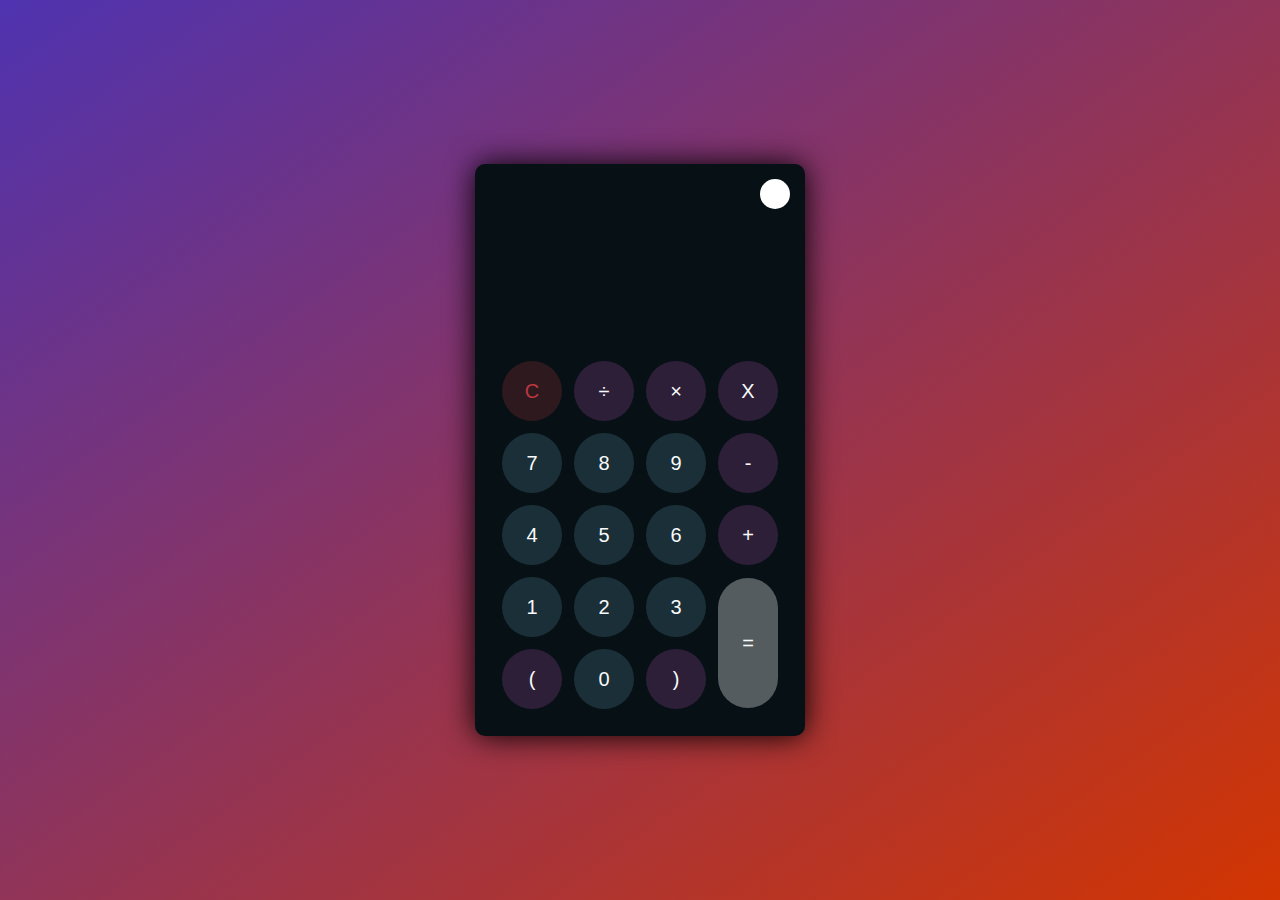
<file: Calculator/index.html>
<!DOCTYPE html>
<html lang="en">

<head>
    <meta charset="UTF-8">
    <meta name="viewport" content="width=device-width, initial-scale=1.0">
    <link rel="stylesheet" href="style.css">
    <title>Calculator</title>
</head>


<body>
    <div class="container">
        <div class="calculator dark">
            <div class="theme-toggler active">
                <i class="toggler-icon"></i>
            </div>
            <div class="display-screen">
                <div id="display"></div>
            </div>
            <div class="button">
                <table>
                    <tr>
                        <td><button class="btn-operator" id="clear">C</button></td>
                        <td><button class="btn-operator" id="/">&divide</button></td>
                        <td><button class="btn-operator" id="*">&times</button></td>
                        <td><button class="btn-operator" id="backspace">X</button></td>
                    </tr>
                    <tr>
                        <td><button class="btn-number" id="7">7</button></td>
                        <td><button class="btn-number" id="8">8</button></td>
                        <td><button class="btn-number" id="9">9</button></td>
                        <td><button class="btn-operator" id="-">-</button></td>
                    </tr>
                    <tr>
                        <td><button class="btn-number" id="4">4</button></td>
                        <td><button class="btn-number" id="5">5</button></td>
                        <td><button class="btn-number" id="6">6</button></td>
                        <td><button class="btn-operator" id="+">+</button></td>
                    </tr>
                    <tr>
                        <td><button class="btn-number" id="1">1</button></td>
                        <td><button class="btn-number" id="2">2</button></td>
                        <td><button class="btn-number" id="3">3</button></td>
                        <td rowspan="2"><button class="btn-equal" id="equal">=</button></td>
                    </tr>
                    <tr>
                        <td><button class="btn-operator" id="(">(</button></td>
                        <td><button class="btn-number" id="0">0</button></td>
                        <td><button class="btn-operator" id=")">)</button></td>
                    </tr>
                </table>
            </div>
        </div>
    </div>
    <script src="script.js"></script>
</body>

</html>
</file>
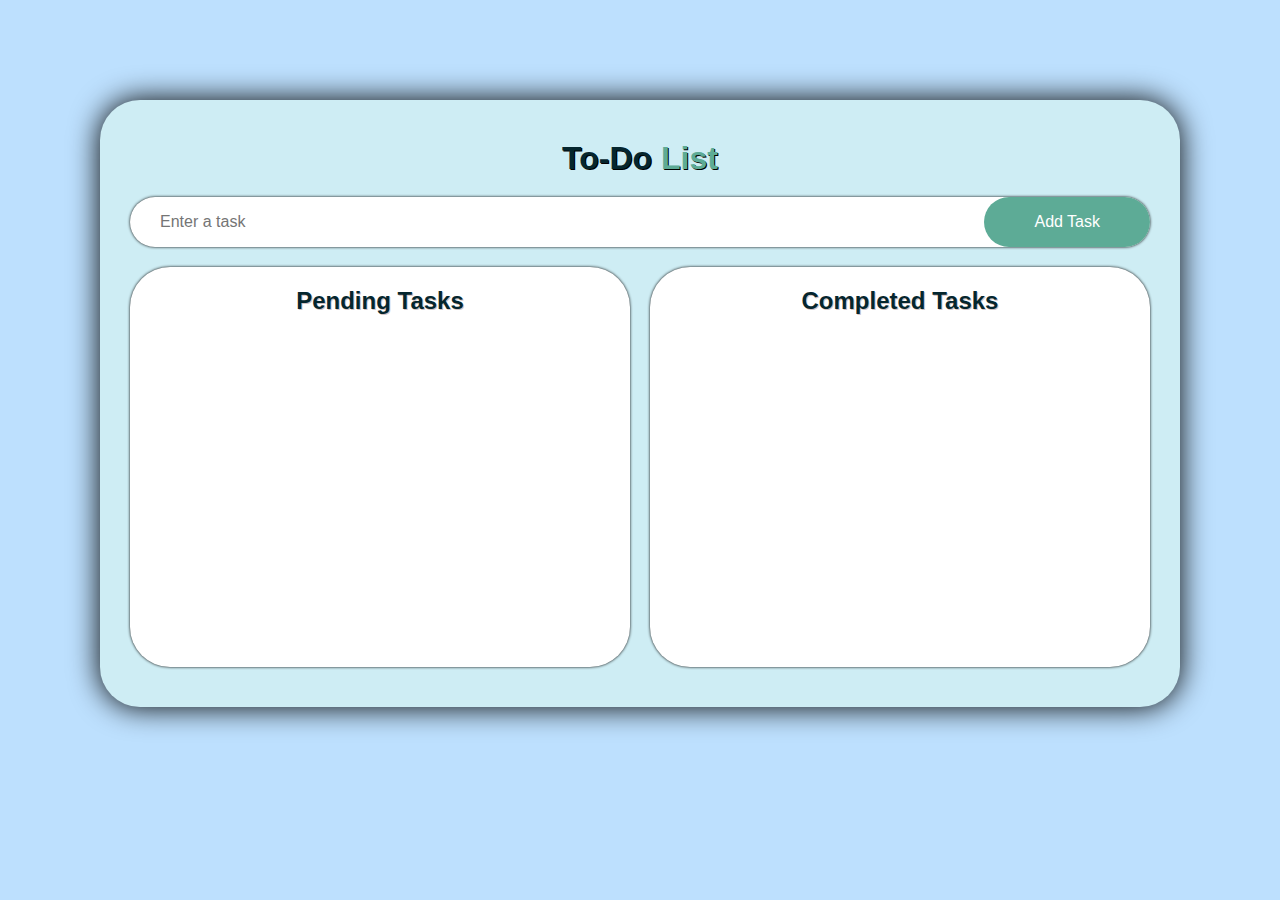
<file: To-Do List/index.html>
</html>
<!DOCTYPE html>
<html lang="en">

<head>
  <meta charset="UTF-8">
  <meta name="viewport" content="width=device-width, initial-scale=1.0">
  <link rel="stylesheet" type="text/css" href="styles.css">
  <link rel="stylesheet" type="text/css" href="myStyles.css">
  <title>To-Do List</title>
</head>

<body>

  <div class="container">
    <div class="toDoList">
      <h1><span>To-Do </span>List</h1>
      <div class="top-box">
        <input type="text" id="taskInput" placeholder="Enter a task">
        <button onclick="addTask()">Add Task</button>
      </div>
      <div class="grid-container">
        <div class="bottom-box-left">
          <h2 id="tasks">Pending Tasks</h2>
          <div id="list"><ul id="pendingList"></ul></div>
        </div>
        <div class="bottom-box-right">
          <h2 id="tasks">Completed Tasks</h2>
          <div id="list"><ul id="completedList"></div>
        </div>
      </div>
    </div>
  </div>
  <script src="myScript.js"></script>
  
</body>

</html>
</file>
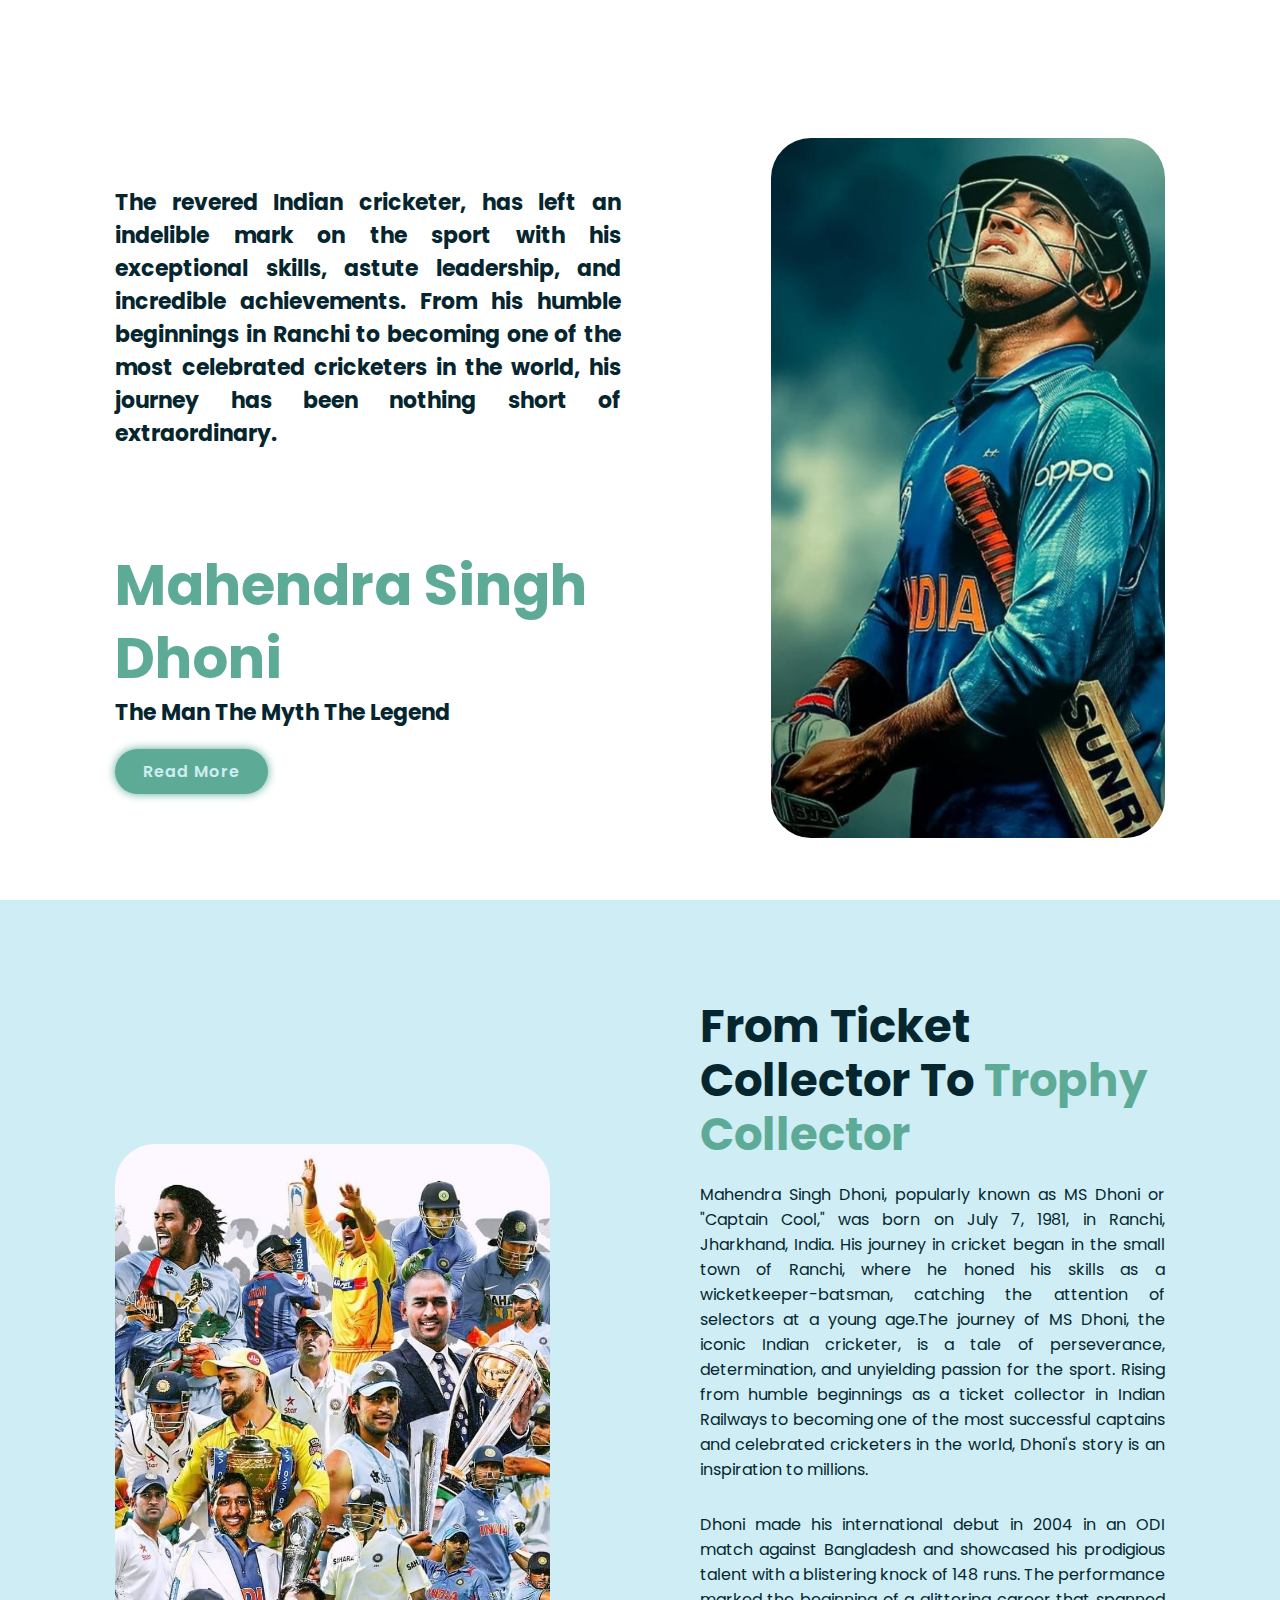
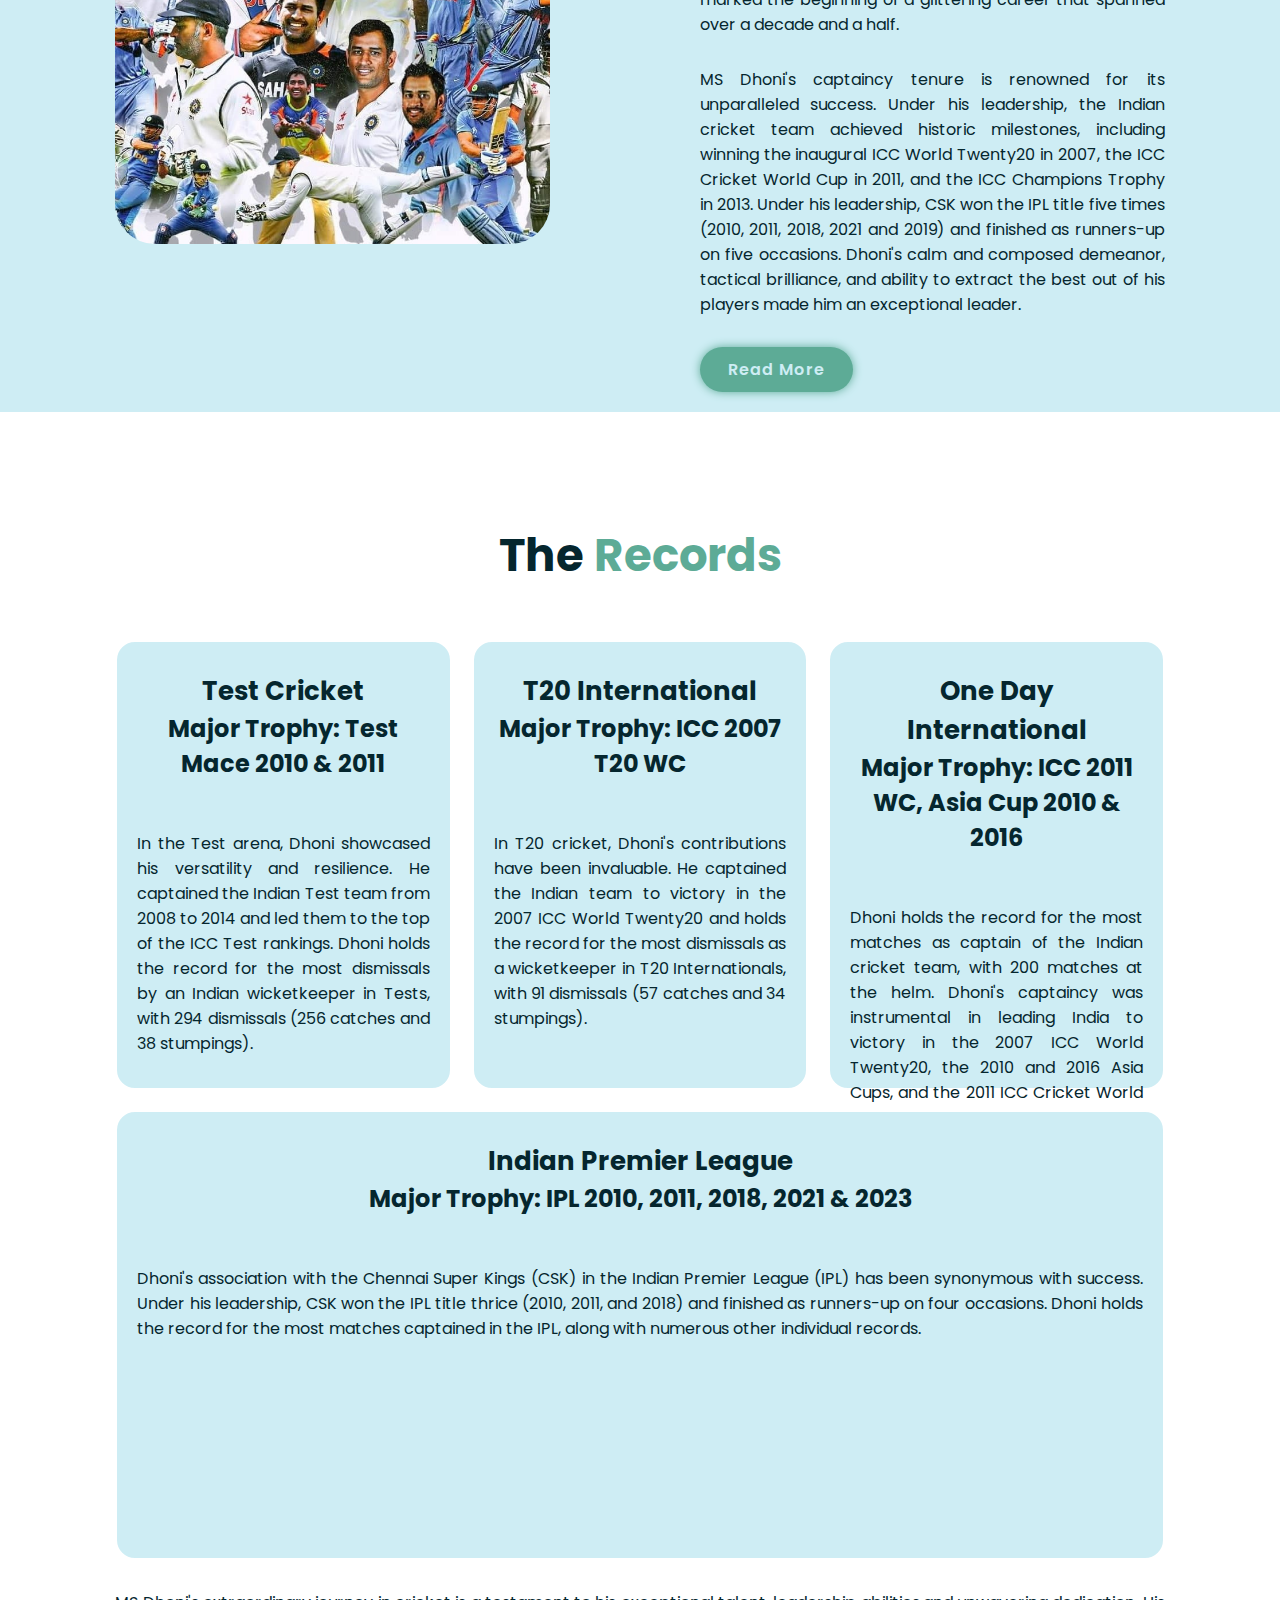
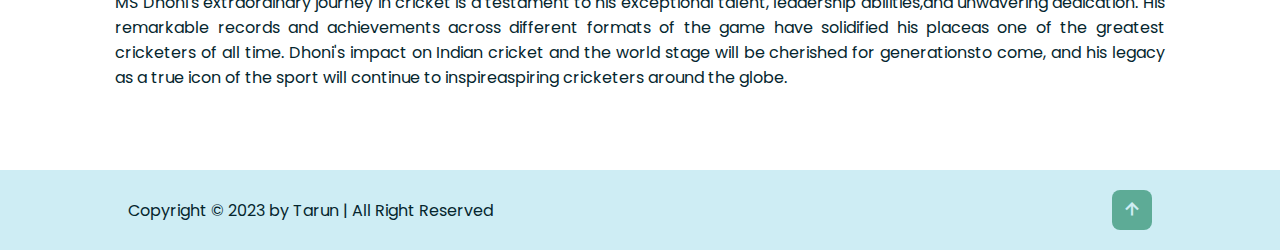
<file: Tribute Page/index.html>
<!DOCTYPE html>
<html lang="en">

<head>
    <meta charset="UTF-8">
    <meta http-equiv="X-UA-Compatible" content="IE=edge">
    <meta name="viewport" content="width=device-width, initial-scale=1.0">
    <!-- style sheet -->
    <link rel="stylesheet" href="stylesheet.css">
    <!-- box icon -->
    <link href='https://unpkg.com/boxicons@2.1.4/css/boxicons.min.css' rel='stylesheet'>
    <title>Tribute Page: MS Dhoni</title>
</head>

<body>

    <!-- home section design -->
    <section class="home" id="home">
        <div class="home-content">
            <h3>The revered Indian cricketer, has left an indelible mark on the sport with his exceptional
                skills, astute leadership, and incredible achievements. From his humble beginnings in Ranchi
                to becoming one of the most celebrated cricketers in the world, his journey has been
                nothing short of extraordinary.</h3>
            <h1><span>Mahendra Singh Dhoni</span></h1>
            <h3>The Man The Myth The Legend</h3>

            <a href="#about" class="btn">Read More</a>
        </div>

        <div class="home-img">
            <img src="Images/peakpx.jpg" alt="">
        </div>
    </section>

    <!-- about section design -->
    <section class="about" id="about">
        <div class="about-img">
            <img src="Images/peakpx1.jpg" alt="">
        </div>

        <div class="about-content">
            <h2 class="heading">From Ticket Collector To <span>Trophy Collector</span></h2>
            <!-- <h3>3D Designer</h3> -->
            <p>Mahendra Singh Dhoni, popularly known as MS Dhoni or "Captain Cool," was born on July 7,
                1981, in Ranchi, Jharkhand, India. His journey in cricket began in the small town of Ranchi,
                where he honed his skills as a wicketkeeper-batsman, catching the attention of selectors at
                a young age.The journey of MS Dhoni, the iconic Indian cricketer, is a tale of perseverance,
                determination, and unyielding passion for the sport. Rising from humble beginnings as a ticket
                collector in Indian Railways to becoming one of the most successful captains and celebrated
                cricketers in the world, Dhoni's story is an inspiration to millions.</p>
            <p>Dhoni made his international debut in 2004 in an ODI match against Bangladesh and showcased
                his prodigious talent with a blistering knock of 148 runs. The performance marked the beginning
                of a glittering career that spanned over a decade and a half.</p>
            <p>MS Dhoni's captaincy tenure is renowned for its unparalleled success. Under his leadership, the
                Indian cricket team achieved historic milestones, including winning the inaugural ICC World
                Twenty20 in 2007, the ICC Cricket World Cup in 2011, and the ICC Champions Trophy in 2013.
                Under his leadership, CSK won the IPL title five times (2010, 2011, 2018, 2021 and 2019) and
                finished as runners-up on five occasions. Dhoni's calm and composed demeanor, tactical
                brilliance, and ability to extract the best out of his players made him an exceptional leader.</p>
            <a href="#records" class="btn">Read More</a>
        </div>
    </section>

    <!-- records section design -->
    <section class="records" id="records">
        <h2 class="heading">The <span>Records</span></h2>

        <div class="records-container">

            <div class="records-box recordbtn">
                <h3>Test Cricket </h3>
                <H2>Major Trophy: Test Mace 2010 & 2011</H2>
                <p>In the Test arena, Dhoni showcased his versatility and resilience. He captained the Indian Test team
                    from 2008 to 2014 and led
                    them to the top of the ICC Test rankings. Dhoni holds the record for the most dismissals by an
                    Indian wicketkeeper in Tests,
                    with 294 dismissals (256 catches and 38 stumpings).</p>
            </div>
            <div class="records-box recordbtn">
                <h3>T20 International</h3>
                <H2>Major Trophy: ICC 2007 T20 WC</H2>
                <p>In T20 cricket, Dhoni's contributions have been invaluable. He captained the Indian team to victory
                    in the 2007 ICC World
                    Twenty20 and holds the record for the most dismissals as a wicketkeeper in T20 Internationals, with
                    91 dismissals
                    (57 catches and 34 stumpings).</p>
            </div>
            <div class="records-box recordbtn">
                <h3>One Day International</h3>
                <H2>Major Trophy: ICC 2011 WC, Asia Cup 2010 & 2016 </H2>
                <p>Dhoni holds the record for the most matches as captain of the Indian cricket team, with 200 matches
                    at the helm. Dhoni's captaincy
                    was instrumental in leading India to victory in the 2007 ICC World Twenty20, the 2010 and 2016 Asia
                    Cups, and the 2011 ICC Cricket
                    World Cup. Furthermore, he holds the record for the most sixes as a captain in ODIs.</p>
            </div>
            <div class="records-box recordbtn">
                <h3>Indian Premier League</h3>
                <H2>Major Trophy: IPL 2010, 2011, 2018, 2021 & 2023 </H2>
                <p>Dhoni's association with the Chennai Super Kings (CSK) in the Indian Premier League (IPL) has been
                    synonymous with success.
                    Under his leadership, CSK won the IPL title thrice (2010, 2011, and 2018) and finished as runners-up
                    on four occasions.
                    Dhoni holds the record for the most matches captained in the IPL, along with numerous other
                    individual records.</p>
            </div>
            <p id="records">MS Dhoni's extraordinary journey in cricket is a testament to his exceptional talent,
                leadership
                abilities,and unwavering dedication. His remarkable records and achievements across different formats of
                the game
                have solidified his placeas one of the greatest cricketers of all time. Dhoni's impact on Indian cricket
                and
                the world stage will be cherished for generationsto come, and his legacy as a true icon of the sport
                will continue
                to inspireaspiring cricketers around the globe.</p>
        </div>
    </section>

    <footer class="footer">
        <div class="footer-text">
            <p>Copyright &copy; 2023 by Tarun | All Right Reserved</p>
        </div>

        <div class="footer-iconTop">
            <a href="#home"><i class='bx bx-up-arrow-alt'></i></a>
        </div>
    </footer>


</body>

</html>
</file>
<file: Calculator/style.css>
* {
    padding: 0;
    margin: 0;
    box-sizing: border-box;
    outline: 0;
    transition: all 0.5s ease;
}

body {
    font-family: sans-serif;
}

a {
    text-decoration: none;
    color: #fff;
}

body {
    background-image: linear-gradient(to bottom right, 
    rgba(79, 51, 176, 1), rgba(210, 53, 1, 165));
}

.container {
    height: 100vh;
    width: 100vw;
    display: grid;
    place-items: center;
}

.calculator {
    position: relative;
    height: auto;
    width: auto;
    padding: 20px;
    border-radius: 10px;
    box-shadow: 0 0 30px #000;
}

.theme-toggler {
    position: absolute;
    top: 30px;
    right: 30px;
    color: #fff;
    cursor: pointer;
    z-index: 1;
}

.theme-toggler.active{
    color: #333;
}

.theme-toggler.active::before{
    background-color: #fff;
}

.theme-toggler::before{
    content: '';
    height: 30px;
    width: 30px;
    position: absolute;
    top: 50%;
    transform: translate(-50%,-50%);
    border-radius: 50%;
    background-color: #333;
    z-index: -1;
}

#display {
    margin: 0 10px;
    height: 150px;
    width: auto;
    max-width: 270px;
    display: flex;
    align-items: flex-end;
    justify-content: flex-end;
    font-size: 30px;
    margin-bottom: 20px;
    overflow-x: scroll;
}

#display::-webkit-scrollbar{
    display: block;
    height: 3px;
}

button{
    height: 60px;
    width: 60px;
    border: 0;
    border-radius: 30px;
    margin: 5px;
    font-size: 20px;
    cursor: pointer;
    transition: all 200ms ease;
}

button:hover{
    transform: scale(1.1);
}

button#equal{
    height: 130px;
}

/* ligth theme */

.calculator{
    background-color: #fff;
}

.calculator #display {
    color: #0a1e23;
}

.calculator button#clear{
    background-color: #ffd5d8;
    color: #fc4552;
}

.calculator button.btn-number{
    background-color: #c3eaff;
    color: #000;
}

.calculator button.btn-operator{
    background-color: #ffd0fd;

}

.calculator button.btn-equal{
    background-color: #adf9e7;
    color: #000;
}

/* dark theme */

.calculator.dark{
    background-color: #071115;
}

.calculator.dark #display{
    color: #f8fafd;
}

.calculator.dark button#clear {
    background-color: #2d191e;
    color: #bd3740;
}

.calculator.dark button.btn-number{
    background-color: #1b2f38;
    color: #f8fafb;
}

.calculator.dark button.btn-operator {
    background-color: #2e1f39;
    color: #f8fafb;
}

.calculator.dark button.btn-equal{
    background-color: #ffffff51;
    color: #f8fafb;;
}
</file>
<file: To-Do List/styles.css>
* {
  padding: 0;
  margin: 0;
  box-sizing: border-box;
  outline: 0;
  transition: all 0.5s ease;
}

body {
  font-family: Arial, sans-serif;
  background-color:#bde0fe;
}

input[type="text"] {
  padding: 5px;
  font-size: 16px;
  width: 500px;
  background-color: white;
}

Button {
  padding: 5px 5px;
  font-size: 16px;
}

ul {
  list-style-type: none;
  padding-left: 0;
  color: #000000;
  font-size: 1.5rem;
}

li.completed {
  text-decoration: none;
  color: #000000;
  font-size: 1.5rem;
}

li .delete {
  color: red;
  cursor: pointer;
  margin-left: 10px;
}

li .edit {
  color: blue;
  cursor: pointer;
  margin-left: 10px;
}
</file>
<file: To-Do List/myStyles.css>
.toDoList {
  width: 100%;
  max-width: 1500px;
  background: #ceedf4;
  margin:100px auto;
  padding: 40px 30px 40px;
  border-radius: 40px;
  position: relative;
  height: auto;
  width: auto;
  box-shadow: 0 0 30px #000;
}

.toDoList h1{
  color: #5dab96;
  text-align: center;
  margin-bottom: 20px;
  text-shadow: 1px 1px #000;
}
.toDoList h1 span{
  color: 05262e;
}

.top-box{
  display: flex;
  align-items: center;
  justify-content: space-between;
  background-color: white;
  border-radius: 30px;
  padding-left: 20px;
  box-shadow: 0 0 3px #000;
}

#taskInput {
  flex: 1;
  border: none;
  outline: none;
  background: transparent;
  padding: 10px;
  font-weight: 14px;
}

button {
  border: none;
  outline: none;
  padding: 16px 50px;
  background: #5dab96;
  color: #fff;
  font-size: 16px;
  cursor: pointer;
  border-radius: 40px;
}


.container {
  display: grid;
  place-items: center;
}

.grid-container {
  display: grid;
  grid-template-columns: 1fr 1fr;
  grid-gap: 20px;
}

.top-box {
  grid-column: 1 / span 2;
  grid-row: 1;
}

#tasks{
  display: flex;
  flex-direction: column;
  align-items: center;
  justify-content: center;
  margin-top: 20px;
  color: #05262e;
  text-shadow: 1px 1px #d2c3c3;
}
#list{
  display: flex;
  flex-direction: column;
  align-items: center;
  justify-content: center;
  padding: 50px;
}

.bottom-box-left {
  grid-column: 1;
  grid-row: 2;
  width: 500px;
  max-width: 700px;
  background-color: white;
  height: 400px;
  border-radius: 40px;
  box-shadow: 0 0 3px #000;

}

.bottom-box-right {
  grid-column: 2;
  grid-row: 2;
  width: 500px;
  max-width: 700px;
  background-color: white;
  height: 400px;
  border-radius: 40px;
  box-shadow: 0 0 3px #000;
}

ul li{
  list-style: none;
  padding: 12px 8px 12px 50px;
  user-select: none;
  cursor: pointer;
}

ui li input{
  border-radius: 50px;
}
</file>
<file: Tribute Page/stylesheet.css>
@import url('https://fonts.googleapis.com/css2?family=Poppins:wght@300;400;500;600;700;800;900&display=swap');

* {
    margin: 0;
    padding: 0;
    box-sizing: border-box;
    text-decoration: none;
    border: none;
    outline: none;
    scroll-behavior: smooth;
    font-family: 'Poppins', sans-serif;
}

:root {
    --bg-color: #ffffff;
    --second-bg-color: #ceedf4;
    --text-color: #05262e;
    --main-color: #5dab96;
}

html {
    font-size: 62.5%;
    overflow-x: hidden;
}

body {
    background: var(--bg-color);
    color: var(--text-color);
}

section {
    min-height: 100vh;
    padding: 10rem 9% 2rem;
}

.home {
    display: flex;
    justify-content: center;
    align-items: center;
    gap: 15rem;
}

.home-img img {
    height: 700px;
    border-radius: 40px;
    animation: floatImage 4s ease-in-out infinite;
}

@keyframes floatImage{
    0%{
        transform: translateY(0);
    }

    50%{
        transform: translateY(-2.4rem);
    }

    100%{
        transform: translateY(0);
    }
}

.home-content h3 {
    font-size: 2.2rem;
    font-weight: 700;
    text-align: justify;
}

.home-content h3:nth-of-type(2) {
    margin-bottom: 2rem;
}

span {
    color: var(--main-color)
}

.home-content h1 {
    font-size: 5.6rem;
    font-weight: 700;
    line-height: 1.3;
    margin-top: 100px;
}

.home-content p {
    font-size: 1.6rem;
}

.btn {
    display: inline-block;
    padding: 1rem 2.8rem;
    background: var(--main-color);
    border-radius: 4rem;
    box-shadow: 0 0 1rem var(--main-color);
    font-size: 1.6rem;
    color: var(--second-bg-color);
    letter-spacing: .1rem;
    font-weight: 600;
    transition: .5s ease;
}

.btn:hover {
    box-shadow: none;
}

.about {
    display: flex;
    justify-content: center;
    align-items: center;
    gap: 15rem;
    background: var(--second-bg-color);
}

.about-img img {
    height: 700px;
    border-radius: 40px;
    animation: floatImage 4s ease-in-out infinite;
}
.heading {
    text-align: center;
    font-size: 4.5rem;
}

.about-content h2 {
    text-align: left;
    line-height: 1.2;
}

.about-content h3 {
    font-size: 2.6rem;
}

.about-content p {
    font-size: 1.6rem;
    margin: 2rem 0 3rem;
    text-align: justify;
}

.records h2 {
    margin-bottom: 5rem;
}

.records-container {
    display: flex;
    justify-content: center;
    align-items: center;
    flex-wrap: wrap;
    gap: 2rem;
}

.records-container .records-box {
    flex: 1 1 30rem;
    background: var(--second-bg-color);
    padding: 3rem 2rem 4rem;
    border-radius: 2rem;
    text-align: center;
    border: .2rem solid var(--bg-color);
    transition: .5s ease;
    height: 450px;
}

.records-container .records-box:hover {
    border-color: var(--main-color);
    transform: scale(1.02);
}

.records-box i {
    font-size: 7rem;
    color: var(--main-color);
}


.records-box h3 {
    font-size: 2.6rem;
}

.records-box p {
    font-size: 1.6rem;
    margin: 1rem 0 3rem;
    text-align: justify;
}

#records{
    font-size: 1.6rem;
    margin: 1rem 0 3rem;
    text-align: justify;
}

.recordbtn a{
    margin-top: 3vmax;
}

.footer {
    display: flex;
    justify-content: space-between;
    align-items: center;
    flex-wrap: wrap;
    padding: 2rem 10%;
    background: var(--second-bg-color);
}

.footer-iconTop a {
    display: inline-flex;
    justify-content: center;
    align-items: center;
    padding: .8rem;
    background: var(--main-color);
    border-radius: .8rem;
    transition: .5s ease;
}



.footer-text p {
    font-size: 1.6rem;
}

.footer-iconTop a:hover {
    box-shadow: 0 0 1rem var(--main-color);
}

.footer-iconTop a i {
    font-size: 2.4rem;
    color: var(--second-bg-color);
}


/* Breakpoint */
@media (max-width: 1200px) {
    html {
        font-size: 55%;
    }
}

@media (max-width: 991px) {
    .header {
        padding: 2rem 3%;
    }

    section {
        padding: 10rem 3% 2rem;
    }

    .records {
        padding: 7rem;
    }

    .price {
        padding-bottom: 7rem;
    }
    
    .contact{
        min-height: auto;
    }

    .footer {
        padding: 2rem 3%;
    }
}

@media (max-width: 786px) {
    #menu-icon {
        display: block;
    }

    .navbar {
        position: absolute;
        top: 100%;
        left: 0;
        width: 100%;
        padding: 1rem 3%;
        background: var(--bg-color);
        border-top: .1rem solid rgba(0, 0, 0, .2);
        box-shadow: 0 .5rem 1rem rgba(0, 0, 0, .2);
        display: none;
    }

    .navbar.active {
        display: block;
    }

    .navbar a {
        display: block;
        font-size: 2rem;
        margin: 3rem 0;
    }

    .home {
        flex-direction: column;
    }

    .home-content h3 {
        font-size: 2.6rem;
    }

    .home-content h1 {
        font-size: 5rem;
    }

    .home-img img {
        width: 70vw;
        height: 70vw;
        margin-top: 4rem;
    }

    .about{
        flex-direction: column-reverse;
    }
    
    .about img{
        width: 70vw;
        height: 70vw;
        margin-top: 4rem;
    }

    .records h2 {
        margin-bottom: 3rem;
    }

    .price h2 {
        margin-bottom: 3rem;
    }

    .price-container{
        grid-template-columns: repeat(2, 1fr);
    }

}

@media (max-width: 617px){
    .price-container{
        grid-template-columns: 1fr;
    }
}

@media (max-width: 450px){
    html{
        font-size: 50%;
    }

    .contact form .input-box input {
        width: 100%;
    }

}

@media (max-width: 365px){
    .home-img img {
        width: 90vw;
        height: 90vw;
    }

    .about-img img{
        width: 90vw;
        height: 90vw;
    }

    .footer {
        flex-direction: column-reverse;
    }

    .footer p {
        text-align: center;
        margin-top: 2rem;
    }
}
</file>
